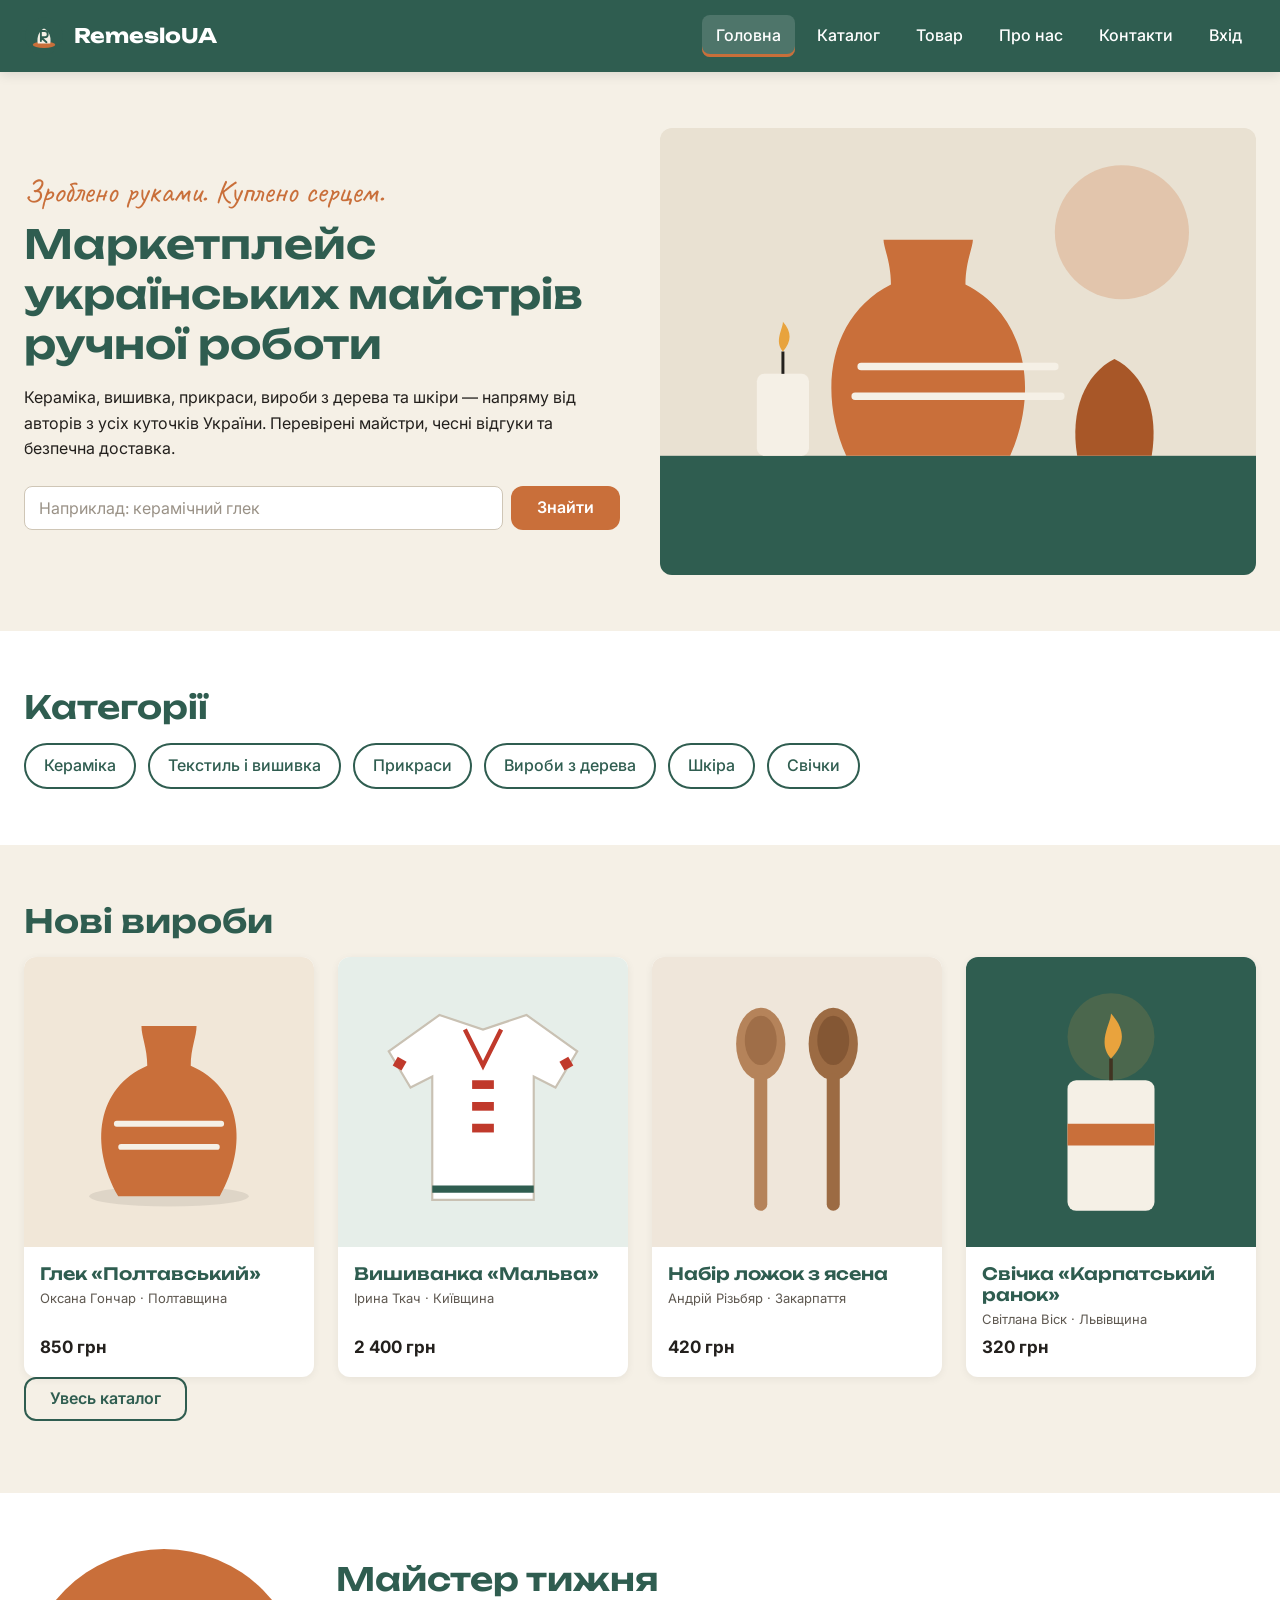
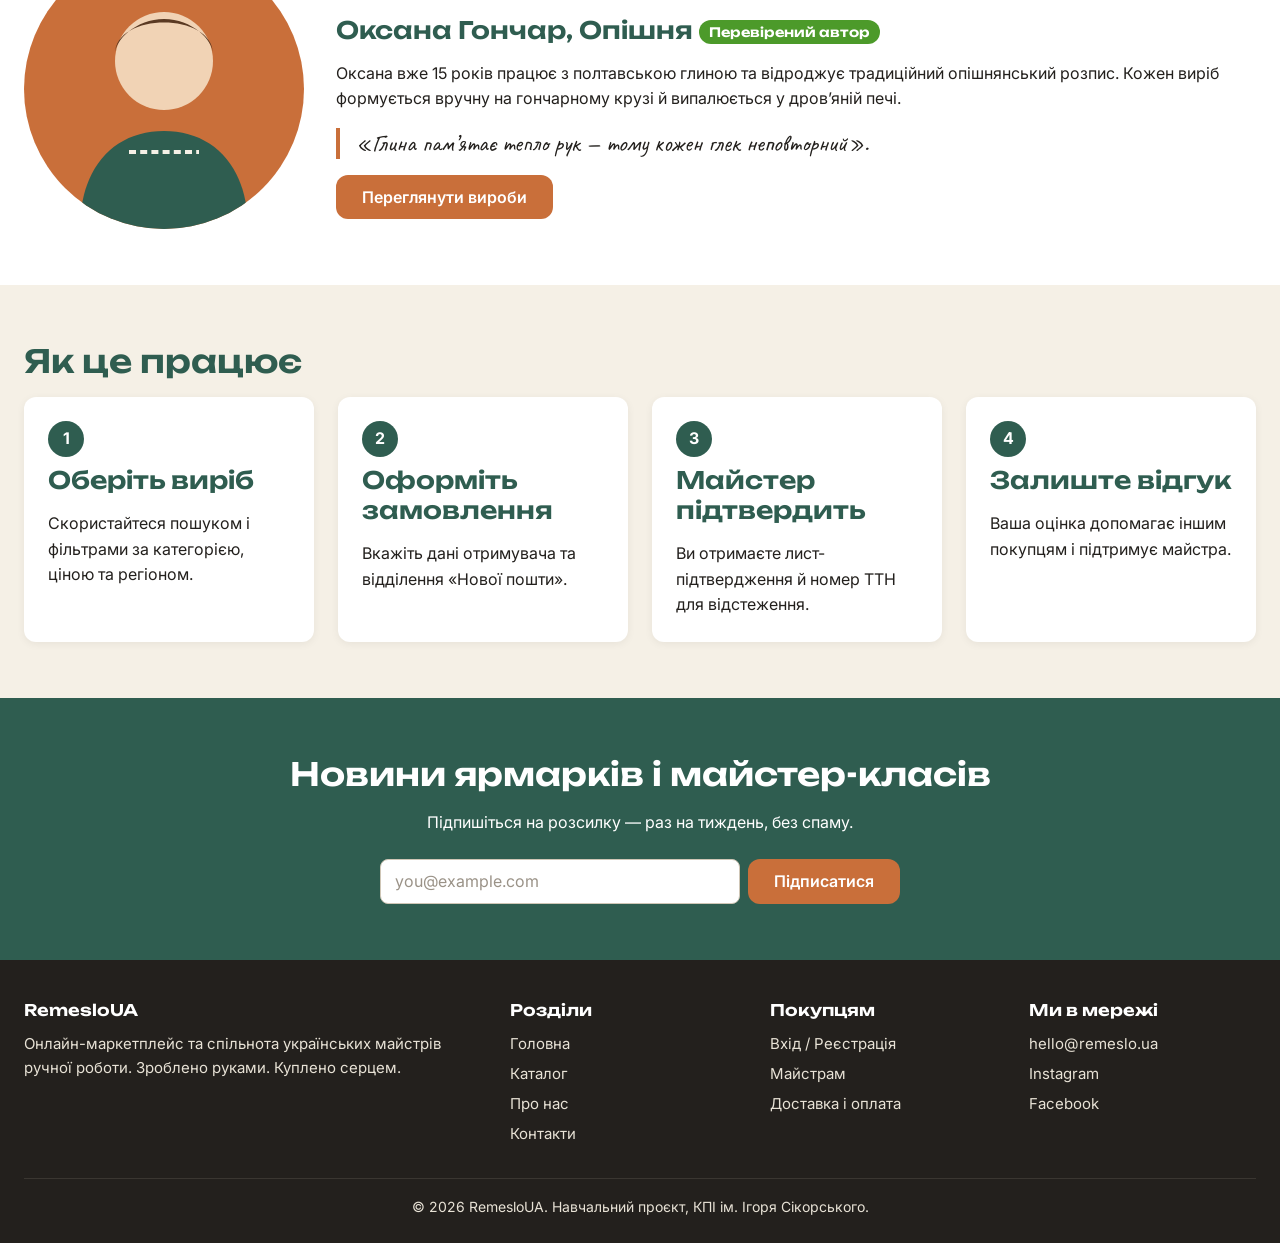
<file: index.html>
<!DOCTYPE html>
<html lang="uk">
<head>
  <meta charset="UTF-8">
  <meta name="viewport" content="width=device-width, initial-scale=1">
  <title>RemesloUA — маркетплейс українських майстрів ручної роботи</title>
  <meta name="description" content="Купуйте унікальні вироби ручної роботи напряму від українських майстрів: кераміка, вишивка, прикраси, дерево, шкіра.">
  <link rel="icon" href="images/favicon.svg" type="image/svg+xml">
  <link rel="preconnect" href="https://fonts.googleapis.com">
  <link rel="preconnect" href="https://fonts.gstatic.com" crossorigin>
  <link rel="stylesheet" href="https://fonts.googleapis.com/css2?family=Caveat:wght@500&amp;family=Inter:wght@400;500;600;700&amp;family=Unbounded:wght@600;700&amp;display=swap">
  <link rel="stylesheet" href="css/style.css">
  <script src="js/main.js" defer></script>
</head>
<body>
  <a class="skip-link" href="#content">Перейти до основного вмісту</a>

  <header class="site-header">
    <div class="container">
      <a class="logo" href="index.html">
        <img src="images/logo.svg" alt="Логотип RemesloUA" width="40" height="40">
        RemesloUA
      </a>
      <button class="nav-toggle" type="button" aria-expanded="false" aria-controls="main-nav">
        <span class="burger-line" aria-hidden="true"></span>
        <span class="burger-line" aria-hidden="true"></span>
        <span class="burger-line" aria-hidden="true"></span>
        <span class="visually-hidden">Відкрити меню</span>
      </button>
      <nav class="main-nav" id="main-nav" aria-label="Головне меню">
        <ul>
          <li><a href="index.html" aria-current="page">Головна</a></li>
          <li><a href="catalog.html">Каталог</a></li>
          <li><a href="product.html">Товар</a></li>
          <li><a href="about.html">Про нас</a></li>
          <li><a href="contacts.html">Контакти</a></li>
          <li><a href="login.html">Вхід</a></li>
        </ul>
      </nav>
    </div>
  </header>

  <main id="content">
    <section class="section hero" aria-labelledby="hero-title">
      <div class="container">
        <div>
          <p class="slogan">Зроблено руками. Куплено серцем.</p>
          <h1 id="hero-title">Маркетплейс українських майстрів ручної роботи</h1>
          <p>Кераміка, вишивка, прикраси, вироби з дерева та шкіри — напряму від авторів з усіх куточків України. Перевірені майстри, чесні відгуки та безпечна доставка.</p>
          <form class="search-form" action="catalog.html" method="get" role="search">
            <label class="visually-hidden" for="hero-search">Пошук виробів</label>
            <input type="search" id="hero-search" name="q" placeholder="Наприклад: керамічний глек">
            <button class="btn" type="submit">Знайти</button>
          </form>
        </div>
        <img class="hero-image" src="images/hero.svg" alt="Ілюстрація: керамічна ваза, глечик і свічка ручної роботи" width="800" height="600">
      </div>
    </section>

    <section class="section section-light" aria-labelledby="categories-title">
      <div class="container">
        <h2 id="categories-title">Категорії</h2>
        <ul class="categories">
          <li><a href="catalog.html#ceramics">Кераміка</a></li>
          <li><a href="catalog.html#textile">Текстиль і вишивка</a></li>
          <li><a href="catalog.html#jewelry">Прикраси</a></li>
          <li><a href="catalog.html#wood">Вироби з дерева</a></li>
          <li><a href="catalog.html#leather">Шкіра</a></li>
          <li><a href="catalog.html#candles">Свічки</a></li>
        </ul>
      </div>
    </section>

    <section class="section" aria-labelledby="new-title">
      <div class="container">
        <h2 id="new-title">Нові вироби</h2>
        <ul class="grid">
          <li class="card">
            <img src="images/vase.svg" alt="Теракотовий керамічний глек з білими смугами" width="400" height="400" loading="lazy">
            <div class="card-body">
              <h3><a href="product.html">Глек «Полтавський»</a></h3>
              <p class="card-meta">Оксана Гончар · Полтавщина</p>
              <p class="price">850 грн</p>
            </div>
          </li>
          <li class="card">
            <img src="images/shirt.svg" alt="Біла лляна сорочка з червоною вишивкою" width="400" height="400" loading="lazy">
            <div class="card-body">
              <h3><a href="product.html">Вишиванка «Мальва»</a></h3>
              <p class="card-meta">Ірина Ткач · Київщина</p>
              <p class="price">2 400 грн</p>
            </div>
          </li>
          <li class="card">
            <img src="images/spoons.svg" alt="Дві дерев’яні ложки ручного різьблення" width="400" height="400" loading="lazy">
            <div class="card-body">
              <h3><a href="product.html">Набір ложок з ясена</a></h3>
              <p class="card-meta">Андрій Різьбяр · Закарпаття</p>
              <p class="price">420 грн</p>
            </div>
          </li>
          <li class="card">
            <img src="images/candle.svg" alt="Соєва свічка з теракотовою смугою та запаленим ґнотом" width="400" height="400" loading="lazy">
            <div class="card-body">
              <h3><a href="product.html">Свічка «Карпатський ранок»</a></h3>
              <p class="card-meta">Світлана Віск · Львівщина</p>
              <p class="price">320 грн</p>
            </div>
          </li>
        </ul>
        <p><a class="btn btn-outline" href="catalog.html">Увесь каталог</a></p>
      </div>
    </section>

    <section class="section section-light" aria-labelledby="master-title">
      <div class="container master-week">
        <img src="images/master.svg" alt="Портрет майстрині Оксани Гончар" width="400" height="400" loading="lazy">
        <div>
          <h2 id="master-title">Майстер тижня</h2>
          <h3>Оксана Гончар, Опішня <span class="badge badge-verified">Перевірений автор</span></h3>
          <p>Оксана вже 15 років працює з полтавською глиною та відроджує традиційний опішнянський розпис. Кожен виріб формується вручну на гончарному крузі й випалюється у дров’яній печі.</p>
          <blockquote>«Глина пам’ятає тепло рук — тому кожен глек неповторний».</blockquote>
          <a class="btn" href="product.html">Переглянути вироби</a>
        </div>
      </div>
    </section>

    <section class="section" aria-labelledby="how-title">
      <div class="container">
        <h2 id="how-title">Як це працює</h2>
        <ol class="steps">
          <li><h3>Оберіть виріб</h3><p>Скористайтеся пошуком і фільтрами за категорією, ціною та регіоном.</p></li>
          <li><h3>Оформіть замовлення</h3><p>Вкажіть дані отримувача та відділення «Нової пошти».</p></li>
          <li><h3>Майстер підтвердить</h3><p>Ви отримаєте лист-підтвердження й номер ТТН для відстеження.</p></li>
          <li><h3>Залиште відгук</h3><p>Ваша оцінка допомагає іншим покупцям і підтримує майстра.</p></li>
        </ol>
      </div>
    </section>

    <section class="section newsletter" aria-labelledby="newsletter-title">
      <div class="container">
        <h2 id="newsletter-title">Новини ярмарків і майстер-класів</h2>
        <p>Підпишіться на розсилку — раз на тиждень, без спаму.</p>
        <form class="newsletter-form" action="#" method="post" data-validate data-success="Дякуємо за підписку!" novalidate>
          <label class="visually-hidden" for="newsletter-email">Ваш email</label>
          <input type="email" id="newsletter-email" name="email" placeholder="you@example.com" required>
          <button class="btn" type="submit">Підписатися</button>
        </form>
        <p class="form-error" id="newsletter-email-error" aria-live="polite"></p>
        <p class="form-status" aria-live="polite"></p>
      </div>
    </section>
  </main>

  <footer class="site-footer">
    <div class="container">
      <div class="footer-grid">
        <section>
          <h2>RemesloUA</h2>
          <p>Онлайн-маркетплейс та спільнота українських майстрів ручної роботи. Зроблено руками. Куплено серцем.</p>
        </section>
        <nav aria-label="Розділи сайту">
          <h2>Розділи</h2>
          <ul>
            <li><a href="index.html">Головна</a></li>
            <li><a href="catalog.html">Каталог</a></li>
            <li><a href="about.html">Про нас</a></li>
            <li><a href="contacts.html">Контакти</a></li>
          </ul>
        </nav>
        <section>
          <h2>Покупцям</h2>
          <ul>
            <li><a href="login.html">Вхід / Реєстрація</a></li>
            <li><a href="about.html#sellers">Майстрам</a></li>
            <li><a href="contacts.html#faq">Доставка і оплата</a></li>
          </ul>
        </section>
        <section>
          <h2>Ми в мережі</h2>
          <ul>
            <li><a href="mailto:hello@remeslo.ua">hello@remeslo.ua</a></li>
            <li><a href="https://www.instagram.com/" rel="noopener">Instagram</a></li>
            <li><a href="https://www.facebook.com/" rel="noopener">Facebook</a></li>
          </ul>
        </section>
      </div>
      <p class="copyright"><small>&copy; 2026 RemesloUA. Навчальний проєкт, КПІ ім. Ігоря Сікорського.</small></p>
    </div>
  </footer>
</body>
</html>
</file>
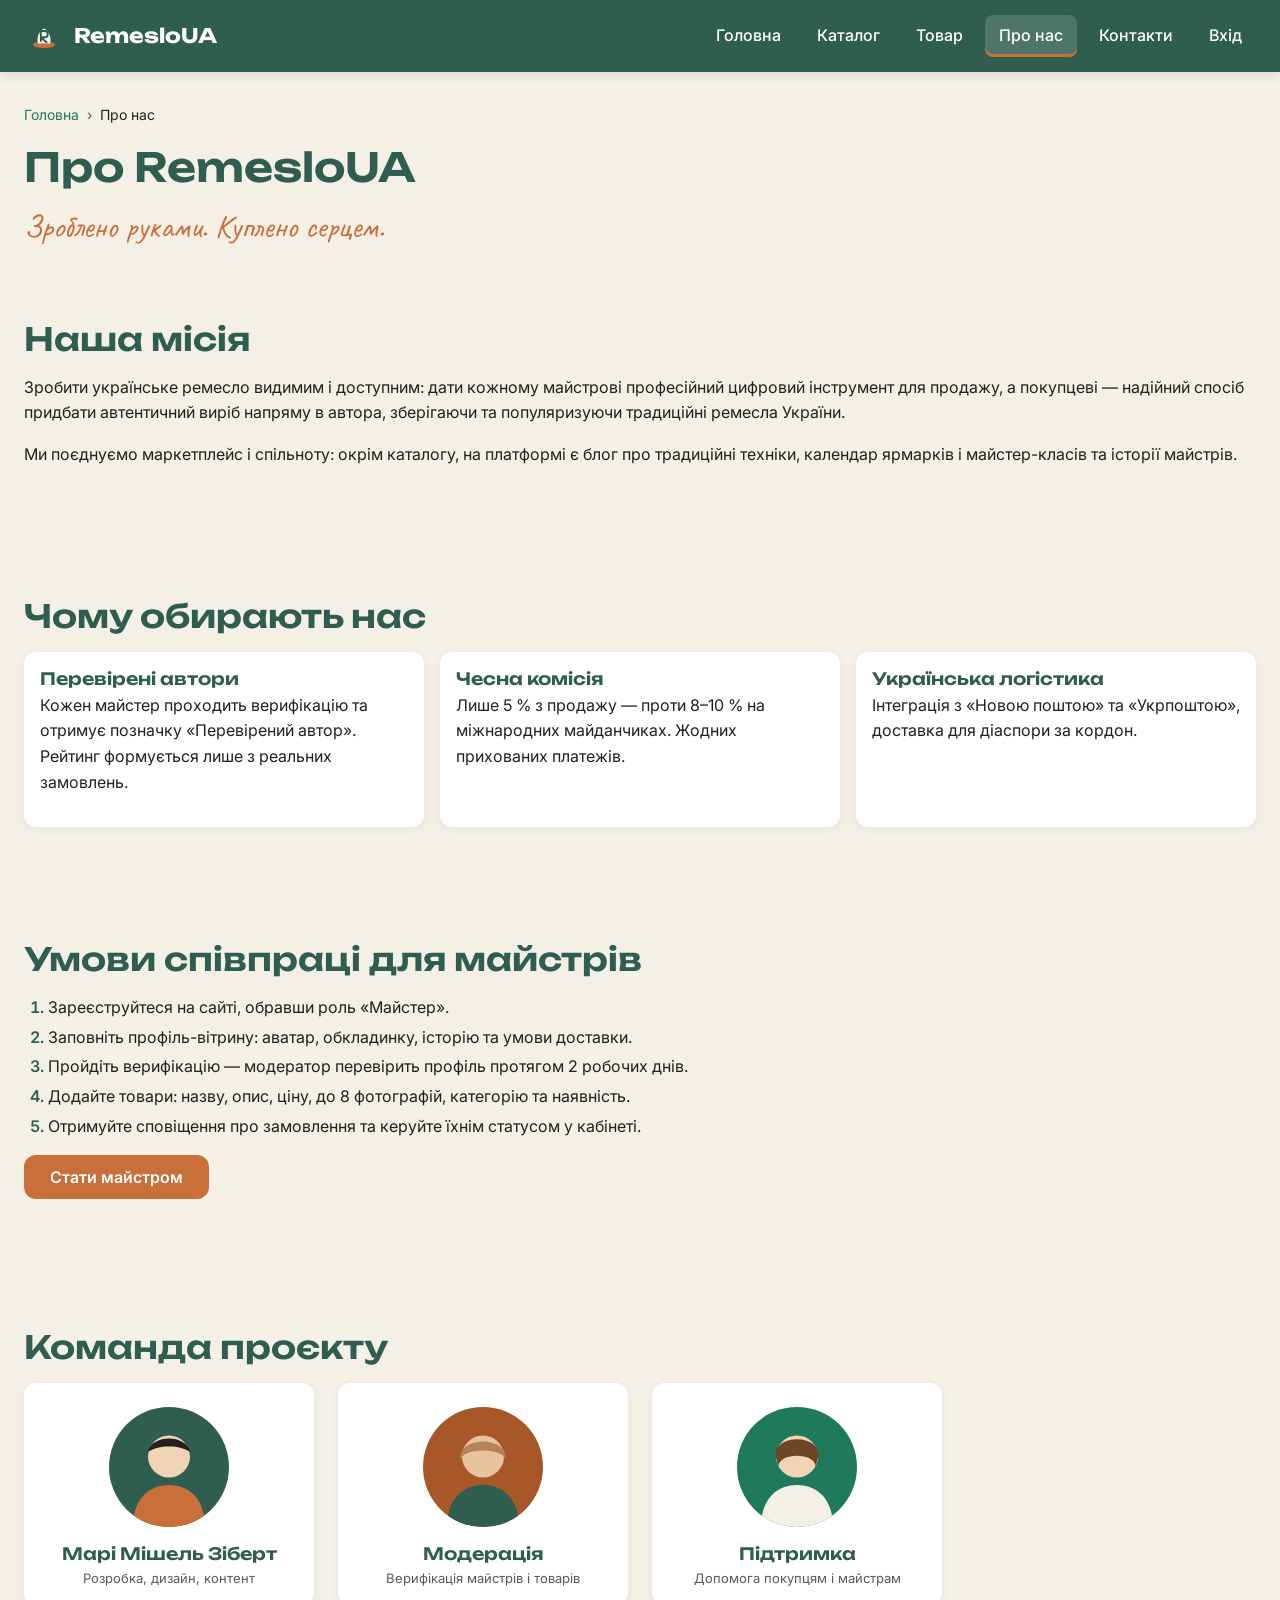
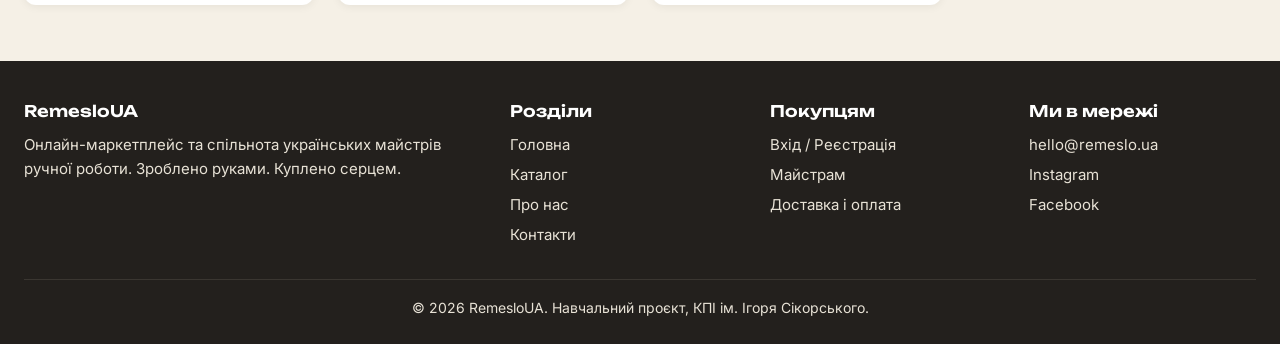
<file: about.html>
<!DOCTYPE html>
<html lang="uk">
<head>
  <meta charset="UTF-8">
  <meta name="viewport" content="width=device-width, initial-scale=1">
  <title>Про нас — RemesloUA</title>
  <meta name="description" content="Місія RemesloUA, переваги платформи та умови співпраці для майстрів ручної роботи.">
  <link rel="icon" href="images/favicon.svg" type="image/svg+xml">
  <link rel="preconnect" href="https://fonts.googleapis.com">
  <link rel="preconnect" href="https://fonts.gstatic.com" crossorigin>
  <link rel="stylesheet" href="https://fonts.googleapis.com/css2?family=Caveat:wght@500&amp;family=Inter:wght@400;500;600;700&amp;family=Unbounded:wght@600;700&amp;display=swap">
  <link rel="stylesheet" href="css/style.css">
  <script src="js/main.js" defer></script>
</head>
<body>
  <a class="skip-link" href="#content">Перейти до основного вмісту</a>

  <header class="site-header">
    <div class="container">
      <a class="logo" href="index.html">
        <img src="images/logo.svg" alt="Логотип RemesloUA" width="40" height="40">
        RemesloUA
      </a>
      <button class="nav-toggle" type="button" aria-expanded="false" aria-controls="main-nav">
        <span class="burger-line" aria-hidden="true"></span>
        <span class="burger-line" aria-hidden="true"></span>
        <span class="burger-line" aria-hidden="true"></span>
        <span class="visually-hidden">Відкрити меню</span>
      </button>
      <nav class="main-nav" id="main-nav" aria-label="Головне меню">
        <ul>
          <li><a href="index.html">Головна</a></li>
          <li><a href="catalog.html">Каталог</a></li>
          <li><a href="product.html">Товар</a></li>
          <li><a href="about.html" aria-current="page">Про нас</a></li>
          <li><a href="contacts.html">Контакти</a></li>
          <li><a href="login.html">Вхід</a></li>
        </ul>
      </nav>
    </div>
  </header>

  <main id="content">
    <div class="container">
      <section class="page-title">
        <nav class="breadcrumbs" aria-label="Навігаційний ланцюжок">
          <ol>
            <li><a href="index.html">Головна</a></li>
            <li aria-current="page">Про нас</li>
          </ol>
        </nav>
        <h1>Про RemesloUA</h1>
        <p class="slogan">Зроблено руками. Куплено серцем.</p>
      </section>

      <section class="section" aria-labelledby="mission-title">
        <h2 id="mission-title">Наша місія</h2>
        <p>Зробити українське ремесло видимим і доступним: дати кожному майстрові професійний цифровий інструмент для продажу, а покупцеві — надійний спосіб придбати автентичний виріб напряму в автора, зберігаючи та популяризуючи традиційні ремесла України.</p>
        <p>Ми поєднуємо маркетплейс і спільноту: окрім каталогу, на платформі є блог про традиційні техніки, календар ярмарків і майстер-класів та історії майстрів.</p>
      </section>

      <section class="section" aria-labelledby="values-title">
        <h2 id="values-title">Чому обирають нас</h2>
        <div class="values">
          <article class="card">
            <div class="card-body">
              <h3>Перевірені автори</h3>
              <p>Кожен майстер проходить верифікацію та отримує позначку «Перевірений автор». Рейтинг формується лише з реальних замовлень.</p>
            </div>
          </article>
          <article class="card">
            <div class="card-body">
              <h3>Чесна комісія</h3>
              <p>Лише 5 % з продажу — проти 8–10 % на міжнародних майданчиках. Жодних прихованих платежів.</p>
            </div>
          </article>
          <article class="card">
            <div class="card-body">
              <h3>Українська логістика</h3>
              <p>Інтеграція з «Новою поштою» та «Укрпоштою», доставка для діаспори за кордон.</p>
            </div>
          </article>
        </div>
      </section>

      <section class="section" id="sellers" aria-labelledby="sellers-title">
        <h2 id="sellers-title">Умови співпраці для майстрів</h2>
        <ol>
          <li>Зареєструйтеся на сайті, обравши роль «Майстер».</li>
          <li>Заповніть профіль-вітрину: аватар, обкладинку, історію та умови доставки.</li>
          <li>Пройдіть верифікацію — модератор перевірить профіль протягом 2 робочих днів.</li>
          <li>Додайте товари: назву, опис, ціну, до 8 фотографій, категорію та наявність.</li>
          <li>Отримуйте сповіщення про замовлення та керуйте їхнім статусом у кабінеті.</li>
        </ol>
        <p><a class="btn" href="login.html">Стати майстром</a></p>
      </section>

      <section class="section" aria-labelledby="team-title">
        <h2 id="team-title">Команда проєкту</h2>
        <ul class="grid team">
          <li class="card">
            <img src="images/avatar-1.svg" alt="Фото: керівниця проєкту" width="160" height="160" loading="lazy">
            <div class="card-body">
              <h3>Марі Мішель Зіберт</h3>
              <p class="card-meta">Розробка, дизайн, контент</p>
            </div>
          </li>
          <li class="card">
            <img src="images/avatar-2.svg" alt="Фото: модераторка спільноти майстрів" width="160" height="160" loading="lazy">
            <div class="card-body">
              <h3>Модерація</h3>
              <p class="card-meta">Верифікація майстрів і товарів</p>
            </div>
          </li>
          <li class="card">
            <img src="images/avatar-3.svg" alt="Фото: менеджер підтримки покупців" width="160" height="160" loading="lazy">
            <div class="card-body">
              <h3>Підтримка</h3>
              <p class="card-meta">Допомога покупцям і майстрам</p>
            </div>
          </li>
        </ul>
      </section>
    </div>
  </main>

  <footer class="site-footer">
    <div class="container">
      <div class="footer-grid">
        <section>
          <h2>RemesloUA</h2>
          <p>Онлайн-маркетплейс та спільнота українських майстрів ручної роботи. Зроблено руками. Куплено серцем.</p>
        </section>
        <nav aria-label="Розділи сайту">
          <h2>Розділи</h2>
          <ul>
            <li><a href="index.html">Головна</a></li>
            <li><a href="catalog.html">Каталог</a></li>
            <li><a href="about.html">Про нас</a></li>
            <li><a href="contacts.html">Контакти</a></li>
          </ul>
        </nav>
        <section>
          <h2>Покупцям</h2>
          <ul>
            <li><a href="login.html">Вхід / Реєстрація</a></li>
            <li><a href="about.html#sellers">Майстрам</a></li>
            <li><a href="contacts.html#faq">Доставка і оплата</a></li>
          </ul>
        </section>
        <section>
          <h2>Ми в мережі</h2>
          <ul>
            <li><a href="mailto:hello@remeslo.ua">hello@remeslo.ua</a></li>
            <li><a href="https://www.instagram.com/" rel="noopener">Instagram</a></li>
            <li><a href="https://www.facebook.com/" rel="noopener">Facebook</a></li>
          </ul>
        </section>
      </div>
      <p class="copyright"><small>&copy; 2026 RemesloUA. Навчальний проєкт, КПІ ім. Ігоря Сікорського.</small></p>
    </div>
  </footer>
</body>
</html>
</file>
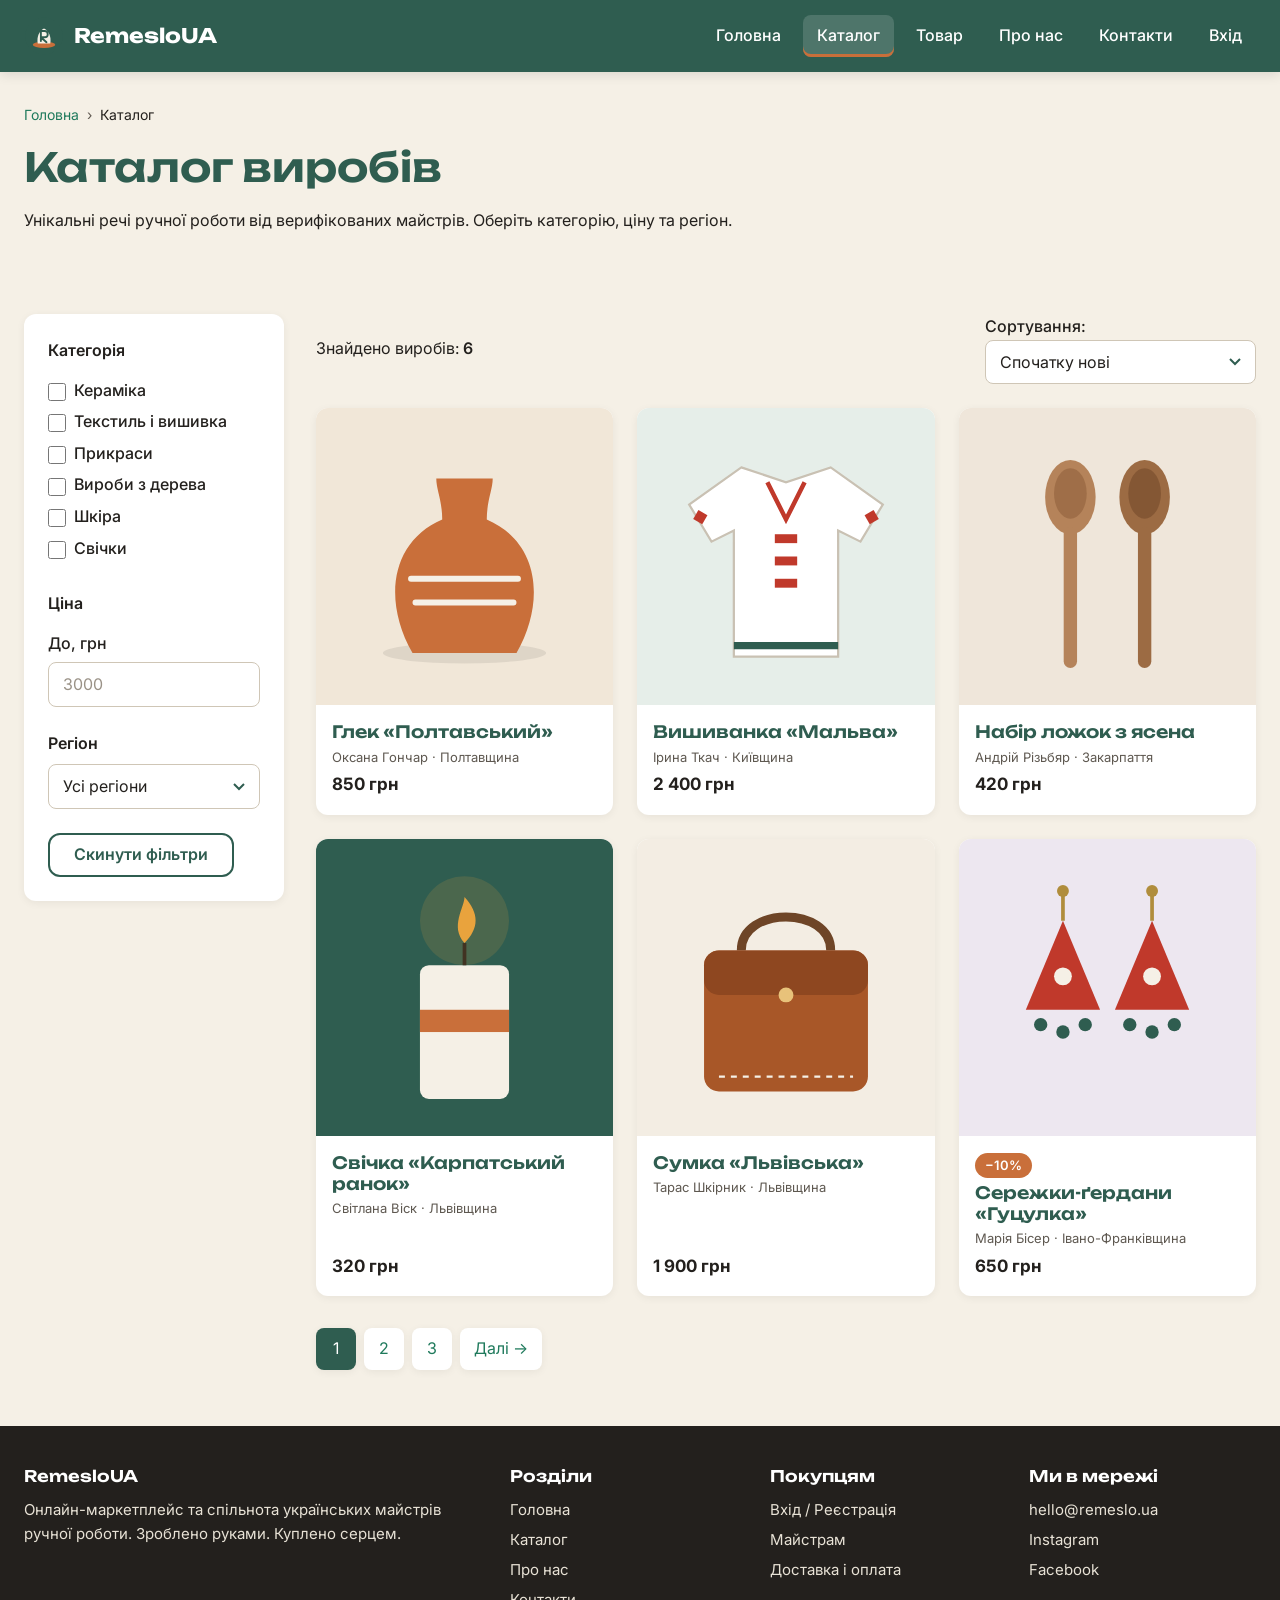
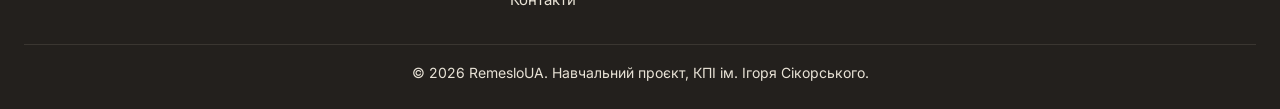
<file: catalog.html>
<!DOCTYPE html>
<html lang="uk">
<head>
  <meta charset="UTF-8">
  <meta name="viewport" content="width=device-width, initial-scale=1">
  <title>Каталог виробів ручної роботи — RemesloUA</title>
  <meta name="description" content="Каталог виробів українських майстрів з фільтрами за категорією, ціною та регіоном.">
  <link rel="icon" href="images/favicon.svg" type="image/svg+xml">
  <link rel="preconnect" href="https://fonts.googleapis.com">
  <link rel="preconnect" href="https://fonts.gstatic.com" crossorigin>
  <link rel="stylesheet" href="https://fonts.googleapis.com/css2?family=Caveat:wght@500&amp;family=Inter:wght@400;500;600;700&amp;family=Unbounded:wght@600;700&amp;display=swap">
  <link rel="stylesheet" href="css/style.css">
  <script src="js/main.js" defer></script>
</head>
<body>
  <a class="skip-link" href="#content">Перейти до основного вмісту</a>

  <header class="site-header">
    <div class="container">
      <a class="logo" href="index.html">
        <img src="images/logo.svg" alt="Логотип RemesloUA" width="40" height="40">
        RemesloUA
      </a>
      <button class="nav-toggle" type="button" aria-expanded="false" aria-controls="main-nav">
        <span class="burger-line" aria-hidden="true"></span>
        <span class="burger-line" aria-hidden="true"></span>
        <span class="burger-line" aria-hidden="true"></span>
        <span class="visually-hidden">Відкрити меню</span>
      </button>
      <nav class="main-nav" id="main-nav" aria-label="Головне меню">
        <ul>
          <li><a href="index.html">Головна</a></li>
          <li><a href="catalog.html" aria-current="page">Каталог</a></li>
          <li><a href="product.html">Товар</a></li>
          <li><a href="about.html">Про нас</a></li>
          <li><a href="contacts.html">Контакти</a></li>
          <li><a href="login.html">Вхід</a></li>
        </ul>
      </nav>
    </div>
  </header>

  <main id="content">
    <div class="container">
      <section class="page-title">
        <nav class="breadcrumbs" aria-label="Навігаційний ланцюжок">
          <ol>
            <li><a href="index.html">Головна</a></li>
            <li aria-current="page">Каталог</li>
          </ol>
        </nav>
        <h1>Каталог виробів</h1>
        <p>Унікальні речі ручної роботи від верифікованих майстрів. Оберіть категорію, ціну та регіон.</p>
      </section>

      <div class="catalog-layout section">
        <aside class="filters" aria-labelledby="filters-title">
          <h2 id="filters-title" class="visually-hidden">Фільтри</h2>
          <form id="filters" action="#" method="get">
            <fieldset>
              <legend>Категорія</legend>
              <label id="ceramics"><input type="checkbox" name="category" value="ceramics"> Кераміка</label>
              <label id="textile"><input type="checkbox" name="category" value="textile"> Текстиль і вишивка</label>
              <label id="jewelry"><input type="checkbox" name="category" value="jewelry"> Прикраси</label>
              <label id="wood"><input type="checkbox" name="category" value="wood"> Вироби з дерева</label>
              <label id="leather"><input type="checkbox" name="category" value="leather"> Шкіра</label>
              <label id="candles"><input type="checkbox" name="category" value="candles"> Свічки</label>
            </fieldset>
            <fieldset>
              <legend>Ціна</legend>
              <label for="max-price">До, грн</label>
              <input type="number" id="max-price" name="max-price" min="0" step="50" placeholder="3000">
            </fieldset>
            <fieldset>
              <legend>Регіон</legend>
              <label for="region" class="visually-hidden">Регіон майстра</label>
              <select id="region" name="region">
                <option value="">Усі регіони</option>
                <option value="poltava">Полтавщина</option>
                <option value="kyiv">Київщина</option>
                <option value="zakarpattia">Закарпаття</option>
                <option value="lviv">Львівщина</option>
                <option value="ivano-frankivsk">Івано-Франківщина</option>
              </select>
            </fieldset>
            <button class="btn btn-outline" type="reset">Скинути фільтри</button>
          </form>
        </aside>

        <section aria-labelledby="results-title">
          <div class="catalog-toolbar">
            <h2 id="results-title" class="visually-hidden">Результати</h2>
            <p>Знайдено виробів: <strong id="product-count">6</strong></p>
            <div>
              <label for="sort">Сортування:</label>
              <select id="sort" name="sort">
                <option value="new">Спочатку нові</option>
                <option value="price-asc">Від дешевших</option>
                <option value="price-desc">Від дорожчих</option>
              </select>
            </div>
          </div>

          <ul class="grid" id="product-list">
            <li class="card" data-category="ceramics" data-price="850" data-region="poltava" data-order="1">
              <img src="images/vase.svg" alt="Теракотовий керамічний глек з білими смугами" width="400" height="400" loading="lazy">
              <div class="card-body">
                <h3><a href="product.html">Глек «Полтавський»</a></h3>
                <p class="card-meta">Оксана Гончар · Полтавщина</p>
                <p class="price">850 грн</p>
              </div>
            </li>
            <li class="card" data-category="textile" data-price="2400" data-region="kyiv" data-order="2">
              <img src="images/shirt.svg" alt="Біла лляна сорочка з червоною вишивкою" width="400" height="400" loading="lazy">
              <div class="card-body">
                <h3><a href="product.html">Вишиванка «Мальва»</a></h3>
                <p class="card-meta">Ірина Ткач · Київщина</p>
                <p class="price">2 400 грн</p>
              </div>
            </li>
            <li class="card" data-category="wood" data-price="420" data-region="zakarpattia" data-order="3">
              <img src="images/spoons.svg" alt="Дві дерев’яні ложки ручного різьблення" width="400" height="400" loading="lazy">
              <div class="card-body">
                <h3><a href="product.html">Набір ложок з ясена</a></h3>
                <p class="card-meta">Андрій Різьбяр · Закарпаття</p>
                <p class="price">420 грн</p>
              </div>
            </li>
            <li class="card" data-category="candles" data-price="320" data-region="lviv" data-order="4">
              <img src="images/candle.svg" alt="Соєва свічка з теракотовою смугою та запаленим ґнотом" width="400" height="400" loading="lazy">
              <div class="card-body">
                <h3><a href="product.html">Свічка «Карпатський ранок»</a></h3>
                <p class="card-meta">Світлана Віск · Львівщина</p>
                <p class="price">320 грн</p>
              </div>
            </li>
            <li class="card" data-category="leather" data-price="1900" data-region="lviv" data-order="5">
              <img src="images/bag.svg" alt="Коричнева шкіряна сумка з клапаном і латунною застібкою" width="400" height="400" loading="lazy">
              <div class="card-body">
                <h3><a href="product.html">Сумка «Львівська»</a></h3>
                <p class="card-meta">Тарас Шкірник · Львівщина</p>
                <p class="price">1 900 грн</p>
              </div>
            </li>
            <li class="card" data-category="jewelry" data-price="650" data-region="ivano-frankivsk" data-order="6">
              <img src="images/earrings.svg" alt="Червоні трикутні сережки з бісером у гуцульському стилі" width="400" height="400" loading="lazy">
              <div class="card-body">
                <span><span class="badge">−10%</span></span>
                <h3><a href="product.html">Сережки-ґердани «Гуцулка»</a></h3>
                <p class="card-meta">Марія Бісер · Івано-Франківщина</p>
                <p class="price">650 грн</p>
              </div>
            </li>
          </ul>

          <nav class="pagination" aria-label="Сторінки каталогу">
            <ul>
              <li><a href="catalog.html" aria-current="page">1</a></li>
              <li><a href="catalog.html">2</a></li>
              <li><a href="catalog.html">3</a></li>
              <li><a href="catalog.html">Далі →</a></li>
            </ul>
          </nav>
        </section>
      </div>
    </div>
  </main>

  <footer class="site-footer">
    <div class="container">
      <div class="footer-grid">
        <section>
          <h2>RemesloUA</h2>
          <p>Онлайн-маркетплейс та спільнота українських майстрів ручної роботи. Зроблено руками. Куплено серцем.</p>
        </section>
        <nav aria-label="Розділи сайту">
          <h2>Розділи</h2>
          <ul>
            <li><a href="index.html">Головна</a></li>
            <li><a href="catalog.html">Каталог</a></li>
            <li><a href="about.html">Про нас</a></li>
            <li><a href="contacts.html">Контакти</a></li>
          </ul>
        </nav>
        <section>
          <h2>Покупцям</h2>
          <ul>
            <li><a href="login.html">Вхід / Реєстрація</a></li>
            <li><a href="about.html#sellers">Майстрам</a></li>
            <li><a href="contacts.html#faq">Доставка і оплата</a></li>
          </ul>
        </section>
        <section>
          <h2>Ми в мережі</h2>
          <ul>
            <li><a href="mailto:hello@remeslo.ua">hello@remeslo.ua</a></li>
            <li><a href="https://www.instagram.com/" rel="noopener">Instagram</a></li>
            <li><a href="https://www.facebook.com/" rel="noopener">Facebook</a></li>
          </ul>
        </section>
      </div>
      <p class="copyright"><small>&copy; 2026 RemesloUA. Навчальний проєкт, КПІ ім. Ігоря Сікорського.</small></p>
    </div>
  </footer>
</body>
</html>
</file>
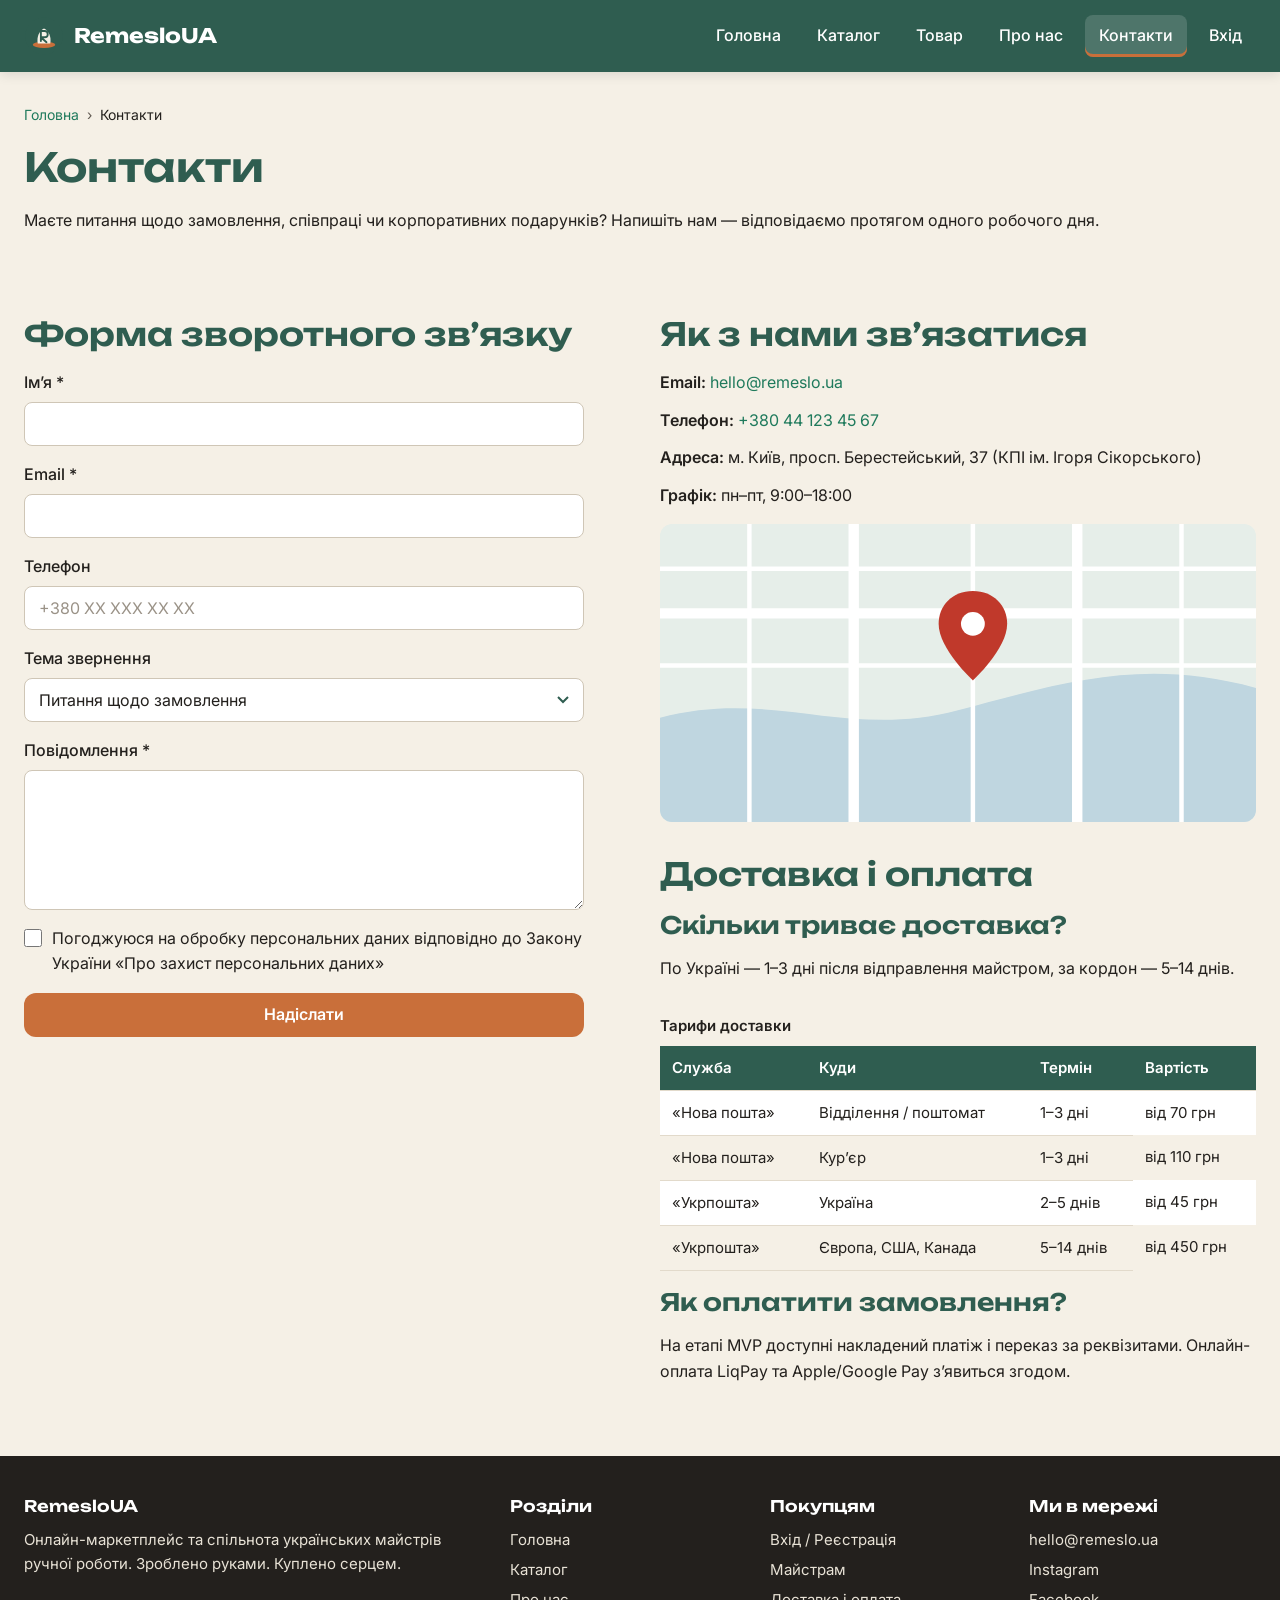
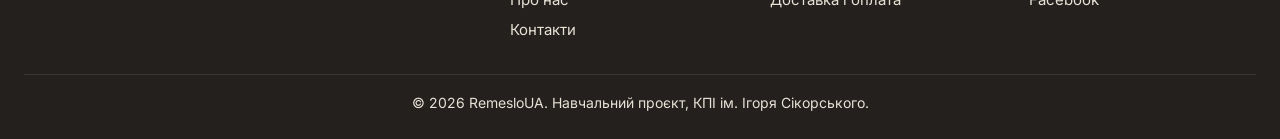
<file: contacts.html>
<!DOCTYPE html>
<html lang="uk">
<head>
  <meta charset="UTF-8">
  <meta name="viewport" content="width=device-width, initial-scale=1">
  <title>Контакти — RemesloUA</title>
  <meta name="description" content="Форма зворотного зв’язку, email, телефон і адреса RemesloUA.">
  <link rel="icon" href="images/favicon.svg" type="image/svg+xml">
  <link rel="preconnect" href="https://fonts.googleapis.com">
  <link rel="preconnect" href="https://fonts.gstatic.com" crossorigin>
  <link rel="stylesheet" href="https://fonts.googleapis.com/css2?family=Caveat:wght@500&amp;family=Inter:wght@400;500;600;700&amp;family=Unbounded:wght@600;700&amp;display=swap">
  <link rel="stylesheet" href="css/style.css">
  <script src="js/main.js" defer></script>
</head>
<body>
  <a class="skip-link" href="#content">Перейти до основного вмісту</a>

  <header class="site-header">
    <div class="container">
      <a class="logo" href="index.html">
        <img src="images/logo.svg" alt="Логотип RemesloUA" width="40" height="40">
        RemesloUA
      </a>
      <button class="nav-toggle" type="button" aria-expanded="false" aria-controls="main-nav">
        <span class="burger-line" aria-hidden="true"></span>
        <span class="burger-line" aria-hidden="true"></span>
        <span class="burger-line" aria-hidden="true"></span>
        <span class="visually-hidden">Відкрити меню</span>
      </button>
      <nav class="main-nav" id="main-nav" aria-label="Головне меню">
        <ul>
          <li><a href="index.html">Головна</a></li>
          <li><a href="catalog.html">Каталог</a></li>
          <li><a href="product.html">Товар</a></li>
          <li><a href="about.html">Про нас</a></li>
          <li><a href="contacts.html" aria-current="page">Контакти</a></li>
          <li><a href="login.html">Вхід</a></li>
        </ul>
      </nav>
    </div>
  </header>

  <main id="content">
    <div class="container">
      <section class="page-title">
        <nav class="breadcrumbs" aria-label="Навігаційний ланцюжок">
          <ol>
            <li><a href="index.html">Головна</a></li>
            <li aria-current="page">Контакти</li>
          </ol>
        </nav>
        <h1>Контакти</h1>
        <p>Маєте питання щодо замовлення, співпраці чи корпоративних подарунків? Напишіть нам — відповідаємо протягом одного робочого дня.</p>
      </section>

      <div class="contacts-layout section">
        <section aria-labelledby="form-title">
          <h2 id="form-title">Форма зворотного зв’язку</h2>
          <form class="form" action="#" method="post" data-validate data-success="Дякуємо! Ваше повідомлення надіслано, ми відповімо найближчим часом." novalidate>
            <div class="form-row">
              <label for="name">Ім’я *</label>
              <input type="text" id="name" name="name" autocomplete="name" minlength="2" required>
              <p class="form-error" id="name-error" aria-live="polite"></p>
            </div>
            <div class="form-row">
              <label for="email">Email *</label>
              <input type="email" id="email" name="email" autocomplete="email" required>
              <p class="form-error" id="email-error" aria-live="polite"></p>
            </div>
            <div class="form-row">
              <label for="phone">Телефон</label>
              <input type="tel" id="phone" name="phone" autocomplete="tel" placeholder="+380 XX XXX XX XX" pattern="[+]?[0-9 ]{10,17}">
              <p class="form-error" id="phone-error" aria-live="polite"></p>
            </div>
            <div class="form-row">
              <label for="topic">Тема звернення</label>
              <select id="topic" name="topic">
                <option value="order">Питання щодо замовлення</option>
                <option value="seller">Співпраця для майстрів</option>
                <option value="corporate">Корпоративне замовлення</option>
                <option value="other">Інше</option>
              </select>
            </div>
            <div class="form-row">
              <label for="message">Повідомлення *</label>
              <textarea id="message" name="message" minlength="10" required></textarea>
              <p class="form-error" id="message-error" aria-live="polite"></p>
            </div>
            <label class="checkbox" for="consent">
              <input type="checkbox" id="consent" name="consent" required>
              Погоджуюся на обробку персональних даних відповідно до Закону України «Про захист персональних даних»
            </label>
            <p class="form-error" id="consent-error" aria-live="polite"></p>
            <button class="btn" type="submit">Надіслати</button>
            <p class="form-status" aria-live="polite"></p>
          </form>
        </section>

        <section aria-labelledby="info-title">
          <h2 id="info-title">Як з нами зв’язатися</h2>
          <address>
            <ul class="contact-list">
              <li><strong>Email:</strong> <a href="mailto:hello@remeslo.ua">hello@remeslo.ua</a></li>
              <li><strong>Телефон:</strong> <a href="tel:+380441234567">+380 44 123 45 67</a></li>
              <li><strong>Адреса:</strong> м. Київ, просп. Берестейський, 37 (КПІ ім. Ігоря Сікорського)</li>
              <li><strong>Графік:</strong> пн–пт, 9:00–18:00</li>
            </ul>
          </address>
          <img class="map" src="images/map.svg" alt="Схематична карта з позначкою розташування офісу RemesloUA у Києві" width="800" height="400" loading="lazy">

          <h2 id="faq">Доставка і оплата</h2>
          <h3>Скільки триває доставка?</h3>
          <p>По Україні — 1–3 дні після відправлення майстром, за кордон — 5–14 днів.</p>
          <div class="table-wrap">
            <table class="table-stack">
              <caption>Тарифи доставки</caption>
              <thead>
                <tr><th scope="col">Служба</th><th scope="col">Куди</th><th scope="col">Термін</th><th scope="col">Вартість</th></tr>
              </thead>
              <tbody>
                <tr><td data-label="Служба">«Нова пошта»</td><td data-label="Куди">Відділення / поштомат</td><td data-label="Термін">1–3 дні</td><td data-label="Вартість">від 70 грн</td></tr>
                <tr><td data-label="Служба">«Нова пошта»</td><td data-label="Куди">Кур’єр</td><td data-label="Термін">1–3 дні</td><td data-label="Вартість">від 110 грн</td></tr>
                <tr><td data-label="Служба">«Укрпошта»</td><td data-label="Куди">Україна</td><td data-label="Термін">2–5 днів</td><td data-label="Вартість">від 45 грн</td></tr>
                <tr><td data-label="Служба">«Укрпошта»</td><td data-label="Куди">Європа, США, Канада</td><td data-label="Термін">5–14 днів</td><td data-label="Вартість">від 450 грн</td></tr>
              </tbody>
            </table>
          </div>
          <h3>Як оплатити замовлення?</h3>
          <p>На етапі MVP доступні накладений платіж і переказ за реквізитами. Онлайн-оплата LiqPay та Apple/Google Pay з’явиться згодом.</p>
        </section>
      </div>
    </div>
  </main>

  <footer class="site-footer">
    <div class="container">
      <div class="footer-grid">
        <section>
          <h2>RemesloUA</h2>
          <p>Онлайн-маркетплейс та спільнота українських майстрів ручної роботи. Зроблено руками. Куплено серцем.</p>
        </section>
        <nav aria-label="Розділи сайту">
          <h2>Розділи</h2>
          <ul>
            <li><a href="index.html">Головна</a></li>
            <li><a href="catalog.html">Каталог</a></li>
            <li><a href="about.html">Про нас</a></li>
            <li><a href="contacts.html">Контакти</a></li>
          </ul>
        </nav>
        <section>
          <h2>Покупцям</h2>
          <ul>
            <li><a href="login.html">Вхід / Реєстрація</a></li>
            <li><a href="about.html#sellers">Майстрам</a></li>
            <li><a href="contacts.html#faq">Доставка і оплата</a></li>
          </ul>
        </section>
        <section>
          <h2>Ми в мережі</h2>
          <ul>
            <li><a href="mailto:hello@remeslo.ua">hello@remeslo.ua</a></li>
            <li><a href="https://www.instagram.com/" rel="noopener">Instagram</a></li>
            <li><a href="https://www.facebook.com/" rel="noopener">Facebook</a></li>
          </ul>
        </section>
      </div>
      <p class="copyright"><small>&copy; 2026 RemesloUA. Навчальний проєкт, КПІ ім. Ігоря Сікорського.</small></p>
    </div>
  </footer>
</body>
</html>
</file>
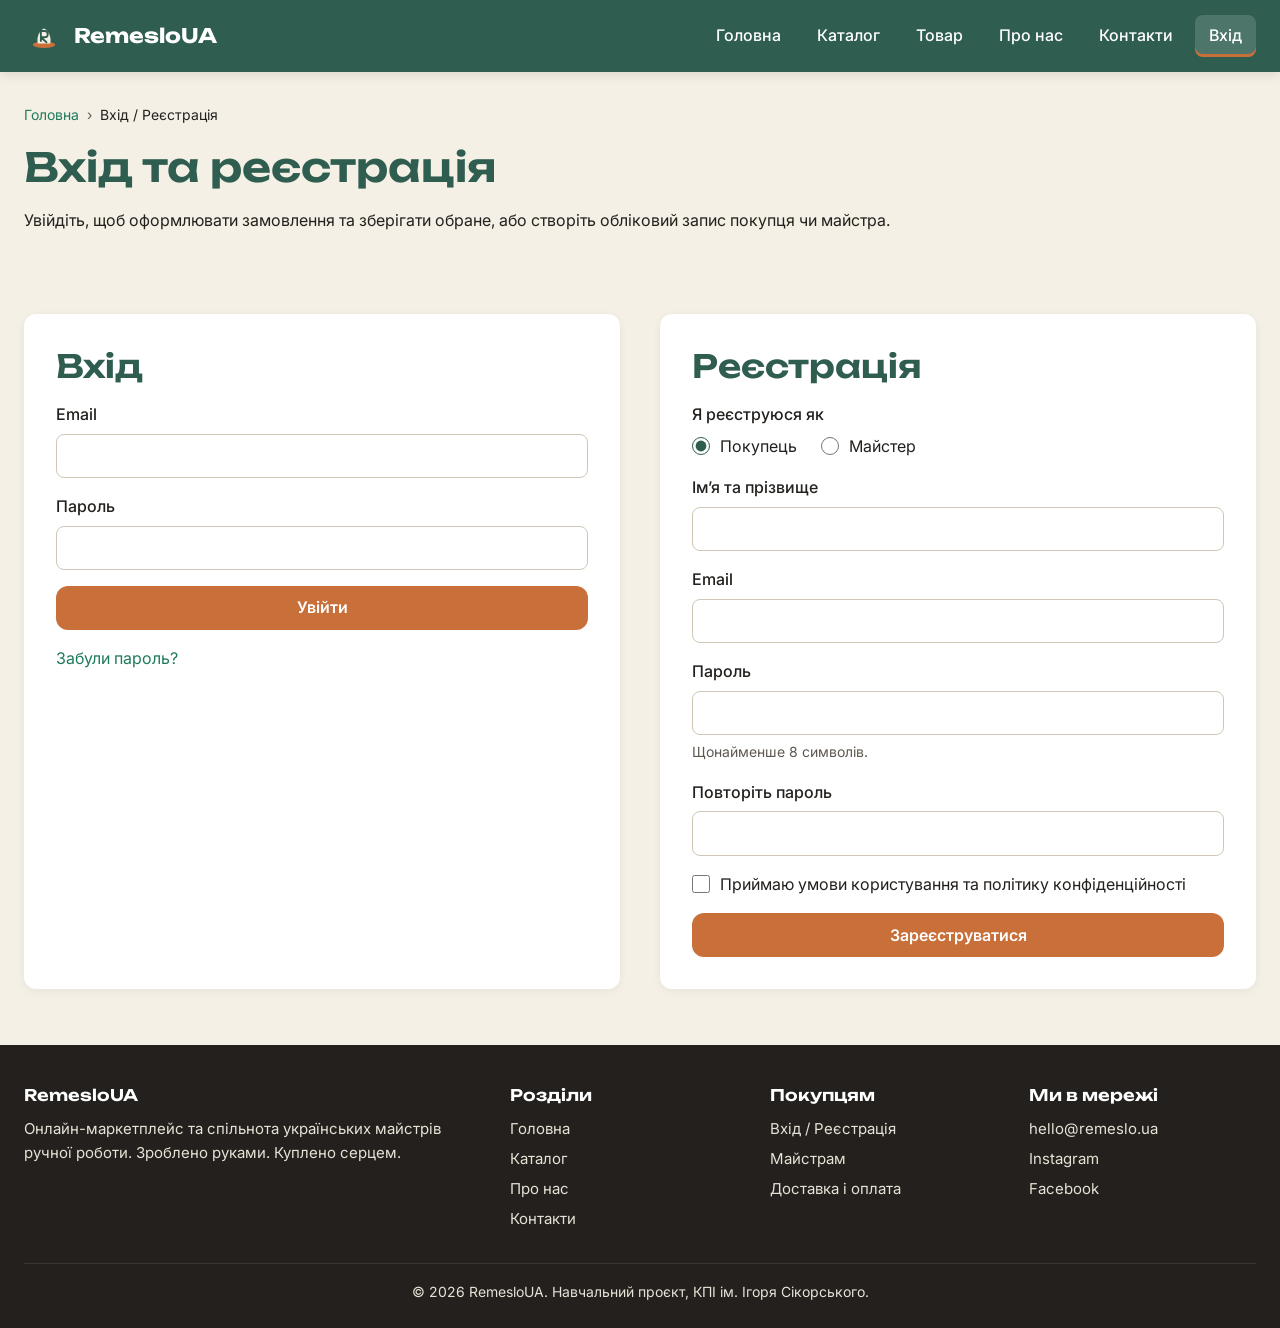
<file: login.html>
<!DOCTYPE html>
<html lang="uk">
<head>
  <meta charset="UTF-8">
  <meta name="viewport" content="width=device-width, initial-scale=1">
  <title>Вхід і реєстрація — RemesloUA</title>
  <meta name="description" content="Увійдіть або зареєструйтеся на RemesloUA як покупець чи майстер.">
  <link rel="icon" href="images/favicon.svg" type="image/svg+xml">
  <link rel="preconnect" href="https://fonts.googleapis.com">
  <link rel="preconnect" href="https://fonts.gstatic.com" crossorigin>
  <link rel="stylesheet" href="https://fonts.googleapis.com/css2?family=Caveat:wght@500&amp;family=Inter:wght@400;500;600;700&amp;family=Unbounded:wght@600;700&amp;display=swap">
  <link rel="stylesheet" href="css/style.css">
  <script src="js/main.js" defer></script>
</head>
<body>
  <a class="skip-link" href="#content">Перейти до основного вмісту</a>

  <header class="site-header">
    <div class="container">
      <a class="logo" href="index.html">
        <img src="images/logo.svg" alt="Логотип RemesloUA" width="40" height="40">
        RemesloUA
      </a>
      <button class="nav-toggle" type="button" aria-expanded="false" aria-controls="main-nav">
        <span class="burger-line" aria-hidden="true"></span>
        <span class="burger-line" aria-hidden="true"></span>
        <span class="burger-line" aria-hidden="true"></span>
        <span class="visually-hidden">Відкрити меню</span>
      </button>
      <nav class="main-nav" id="main-nav" aria-label="Головне меню">
        <ul>
          <li><a href="index.html">Головна</a></li>
          <li><a href="catalog.html">Каталог</a></li>
          <li><a href="product.html">Товар</a></li>
          <li><a href="about.html">Про нас</a></li>
          <li><a href="contacts.html">Контакти</a></li>
          <li><a href="login.html" aria-current="page">Вхід</a></li>
        </ul>
      </nav>
    </div>
  </header>

  <main id="content">
    <div class="container">
      <section class="page-title">
        <nav class="breadcrumbs" aria-label="Навігаційний ланцюжок">
          <ol>
            <li><a href="index.html">Головна</a></li>
            <li aria-current="page">Вхід / Реєстрація</li>
          </ol>
        </nav>
        <h1>Вхід та реєстрація</h1>
        <p>Увійдіть, щоб оформлювати замовлення та зберігати обране, або створіть обліковий запис покупця чи майстра.</p>
      </section>

      <div class="auth-layout section">
        <section class="auth-box" aria-labelledby="login-title">
          <h2 id="login-title">Вхід</h2>
          <form class="form" action="#" method="post" data-validate data-success="Вхід виконано (демо-режим)." novalidate>
            <div class="form-row">
              <label for="login-email">Email</label>
              <input type="email" id="login-email" name="email" autocomplete="username" required>
              <p class="form-error" id="login-email-error" aria-live="polite"></p>
            </div>
            <div class="form-row">
              <label for="login-password">Пароль</label>
              <input type="password" id="login-password" name="password" autocomplete="current-password" minlength="8" required>
              <p class="form-error" id="login-password-error" aria-live="polite"></p>
            </div>
            <button class="btn" type="submit">Увійти</button>
            <p><a href="contacts.html">Забули пароль?</a></p>
            <p class="form-status" aria-live="polite"></p>
          </form>
        </section>

        <section class="auth-box" aria-labelledby="register-title">
          <h2 id="register-title">Реєстрація</h2>
          <form class="form" action="#" method="post" data-validate data-success="Обліковий запис створено! Перевірте пошту для підтвердження." novalidate>
            <fieldset class="role-switch">
              <legend>Я реєструюся як</legend>
              <label class="checkbox"><input type="radio" name="role" value="buyer" checked> Покупець</label>
              <label class="checkbox"><input type="radio" name="role" value="seller"> Майстер</label>
            </fieldset>
            <div class="form-row">
              <label for="reg-name">Ім’я та прізвище</label>
              <input type="text" id="reg-name" name="name" autocomplete="name" minlength="2" required>
              <p class="form-error" id="reg-name-error" aria-live="polite"></p>
            </div>
            <div class="form-row">
              <label for="reg-email">Email</label>
              <input type="email" id="reg-email" name="email" autocomplete="email" required>
              <p class="form-error" id="reg-email-error" aria-live="polite"></p>
            </div>
            <div class="form-row">
              <label for="reg-password">Пароль</label>
              <input type="password" id="reg-password" name="password" autocomplete="new-password" minlength="8" required aria-describedby="reg-password-hint">
              <p class="form-hint" id="reg-password-hint">Щонайменше 8 символів.</p>
              <p class="form-error" id="reg-password-error" aria-live="polite"></p>
            </div>
            <div class="form-row">
              <label for="reg-password2">Повторіть пароль</label>
              <input type="password" id="reg-password2" name="password2" autocomplete="new-password" minlength="8" required data-match="reg-password">
              <p class="form-error" id="reg-password2-error" aria-live="polite"></p>
            </div>
            <label class="checkbox" for="reg-terms">
              <input type="checkbox" id="reg-terms" name="terms" required>
              Приймаю умови користування та політику конфіденційності
            </label>
            <p class="form-error" id="reg-terms-error" aria-live="polite"></p>
            <button class="btn" type="submit">Зареєструватися</button>
            <p class="form-status" aria-live="polite"></p>
          </form>
        </section>
      </div>
    </div>
  </main>

  <footer class="site-footer">
    <div class="container">
      <div class="footer-grid">
        <section>
          <h2>RemesloUA</h2>
          <p>Онлайн-маркетплейс та спільнота українських майстрів ручної роботи. Зроблено руками. Куплено серцем.</p>
        </section>
        <nav aria-label="Розділи сайту">
          <h2>Розділи</h2>
          <ul>
            <li><a href="index.html">Головна</a></li>
            <li><a href="catalog.html">Каталог</a></li>
            <li><a href="about.html">Про нас</a></li>
            <li><a href="contacts.html">Контакти</a></li>
          </ul>
        </nav>
        <section>
          <h2>Покупцям</h2>
          <ul>
            <li><a href="login.html">Вхід / Реєстрація</a></li>
            <li><a href="about.html#sellers">Майстрам</a></li>
            <li><a href="contacts.html#faq">Доставка і оплата</a></li>
          </ul>
        </section>
        <section>
          <h2>Ми в мережі</h2>
          <ul>
            <li><a href="mailto:hello@remeslo.ua">hello@remeslo.ua</a></li>
            <li><a href="https://www.instagram.com/" rel="noopener">Instagram</a></li>
            <li><a href="https://www.facebook.com/" rel="noopener">Facebook</a></li>
          </ul>
        </section>
      </div>
      <p class="copyright"><small>&copy; 2026 RemesloUA. Навчальний проєкт, КПІ ім. Ігоря Сікорського.</small></p>
    </div>
  </footer>
</body>
</html>
</file>
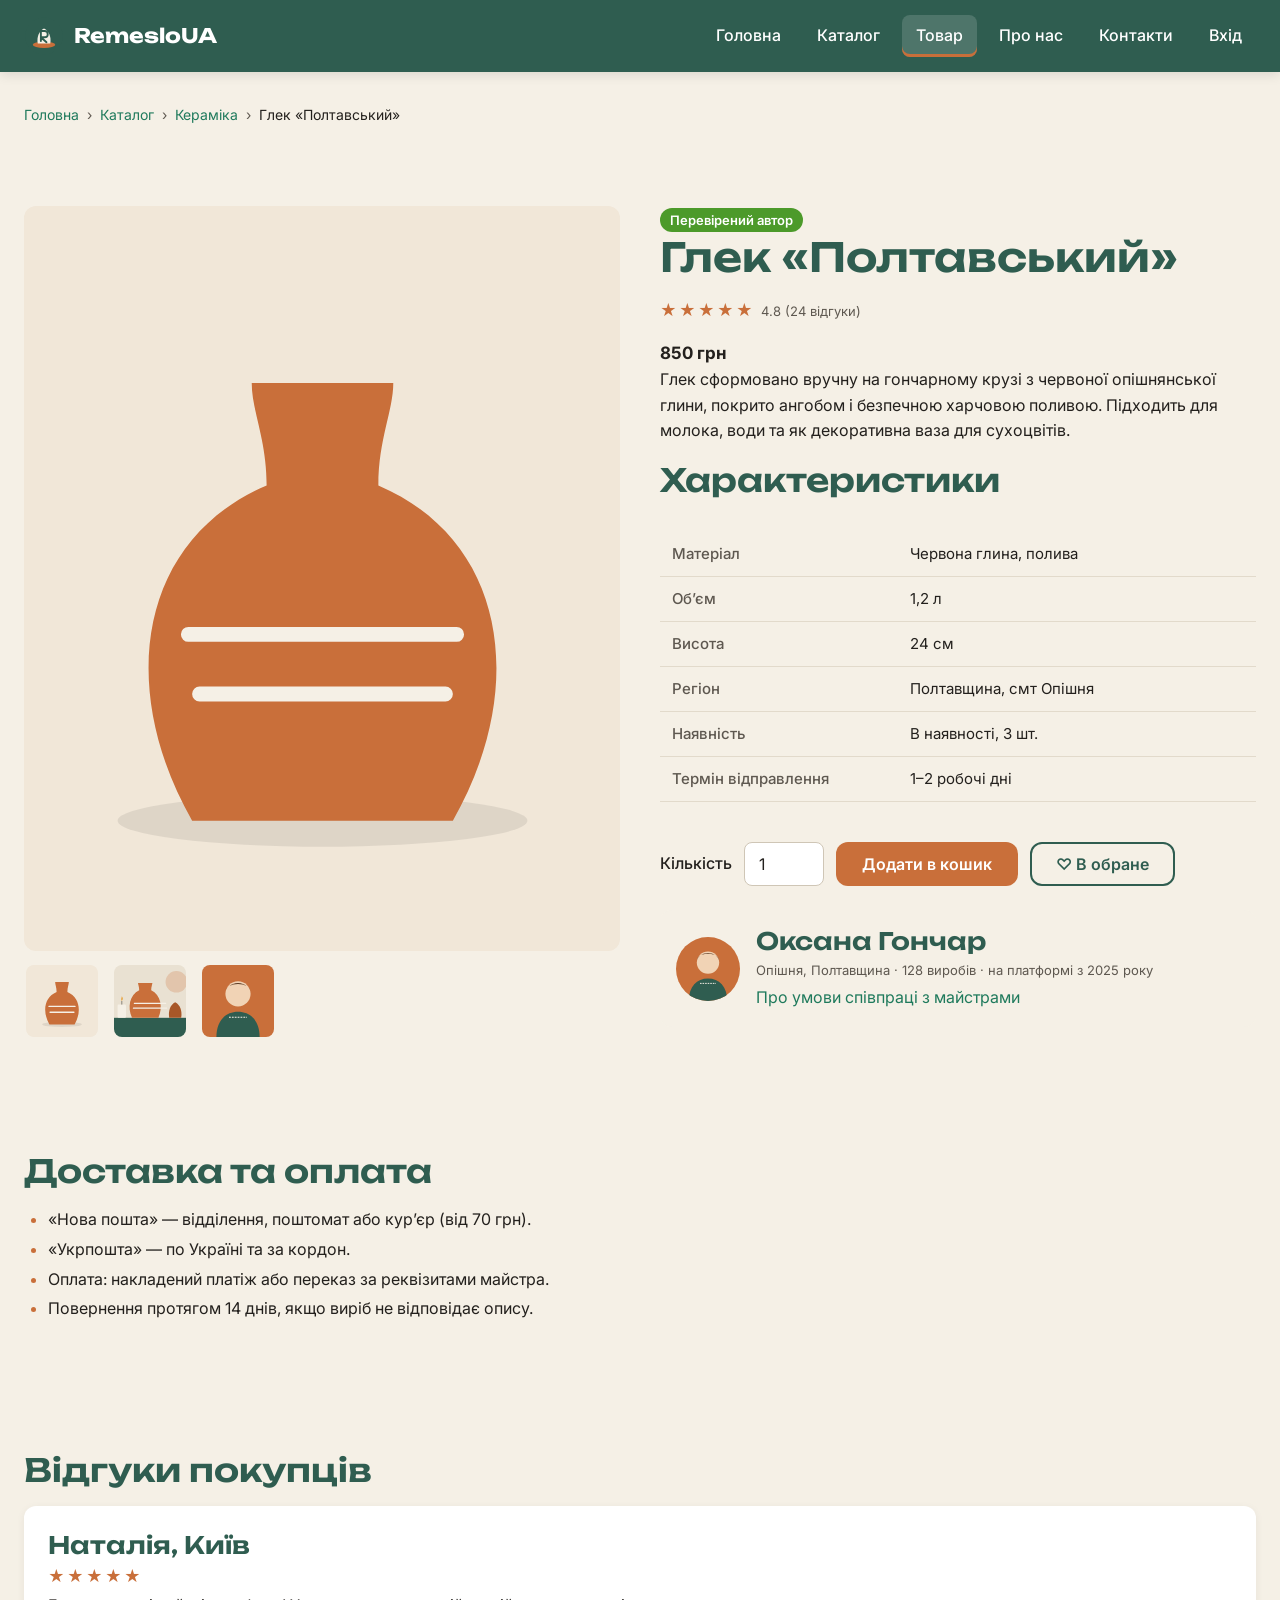
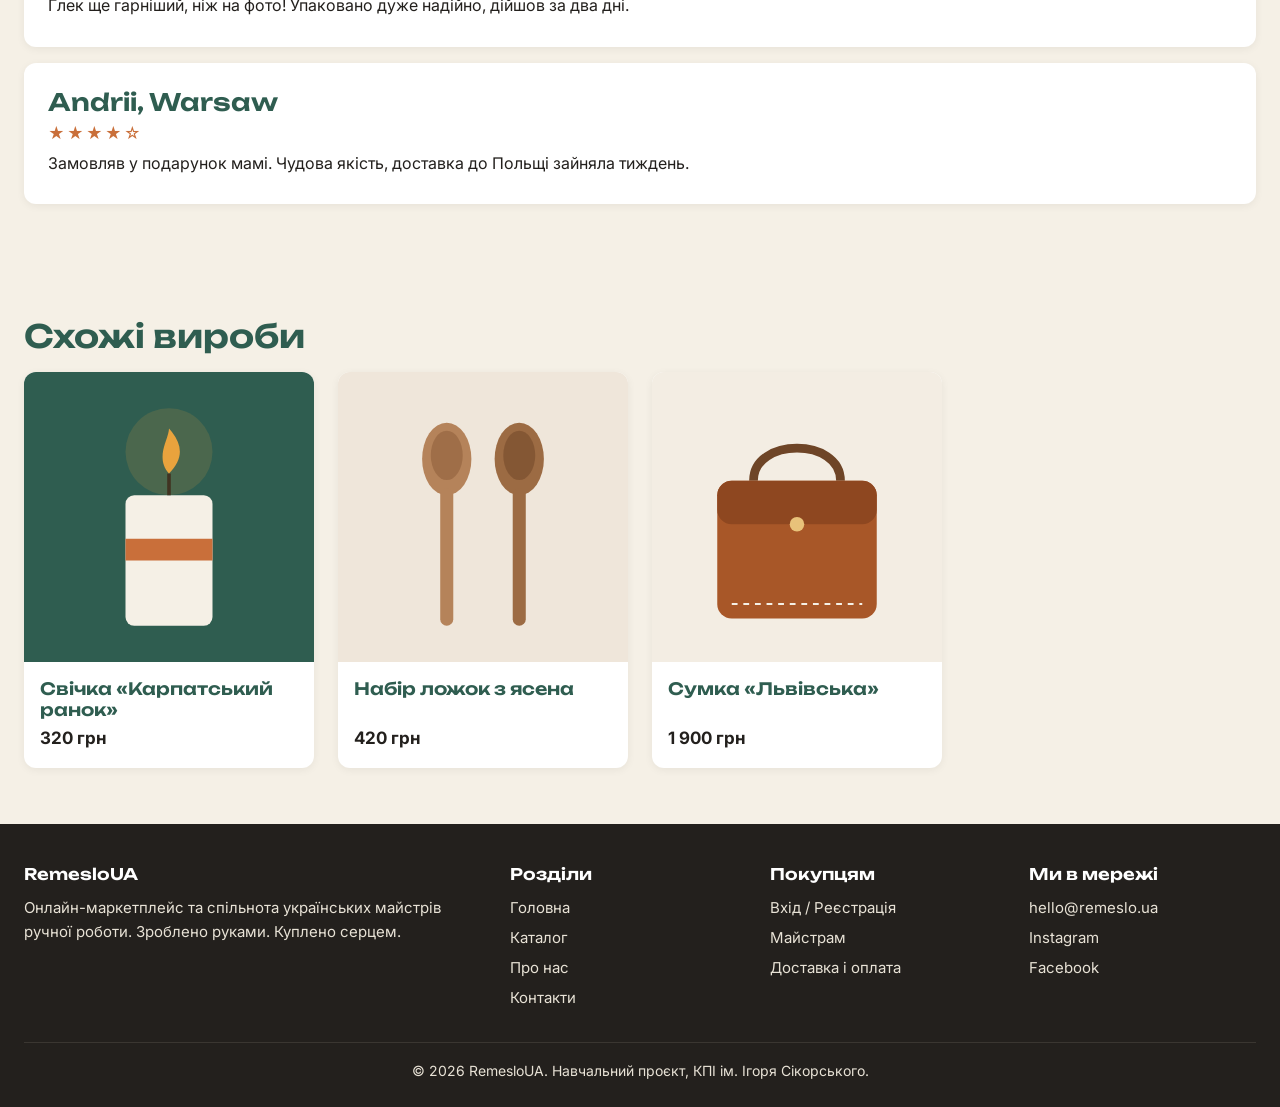
<file: product.html>
<!DOCTYPE html>
<html lang="uk">
<head>
  <meta charset="UTF-8">
  <meta name="viewport" content="width=device-width, initial-scale=1">
  <title>Глек «Полтавський» — RemesloUA</title>
  <meta name="description" content="Керамічний глек ручної роботи з опішнянської глини від майстрині Оксани Гончар.">
  <link rel="icon" href="images/favicon.svg" type="image/svg+xml">
  <link rel="preconnect" href="https://fonts.googleapis.com">
  <link rel="preconnect" href="https://fonts.gstatic.com" crossorigin>
  <link rel="stylesheet" href="https://fonts.googleapis.com/css2?family=Caveat:wght@500&amp;family=Inter:wght@400;500;600;700&amp;family=Unbounded:wght@600;700&amp;display=swap">
  <link rel="stylesheet" href="css/style.css">
  <script src="js/main.js" defer></script>
</head>
<body>
  <a class="skip-link" href="#content">Перейти до основного вмісту</a>

  <header class="site-header">
    <div class="container">
      <a class="logo" href="index.html">
        <img src="images/logo.svg" alt="Логотип RemesloUA" width="40" height="40">
        RemesloUA
      </a>
      <button class="nav-toggle" type="button" aria-expanded="false" aria-controls="main-nav">
        <span class="burger-line" aria-hidden="true"></span>
        <span class="burger-line" aria-hidden="true"></span>
        <span class="burger-line" aria-hidden="true"></span>
        <span class="visually-hidden">Відкрити меню</span>
      </button>
      <nav class="main-nav" id="main-nav" aria-label="Головне меню">
        <ul>
          <li><a href="index.html">Головна</a></li>
          <li><a href="catalog.html">Каталог</a></li>
          <li><a href="product.html" aria-current="page">Товар</a></li>
          <li><a href="about.html">Про нас</a></li>
          <li><a href="contacts.html">Контакти</a></li>
          <li><a href="login.html">Вхід</a></li>
        </ul>
      </nav>
    </div>
  </header>

  <main id="content">
    <div class="container">
      <div class="page-title">
        <nav class="breadcrumbs" aria-label="Навігаційний ланцюжок">
          <ol>
            <li><a href="index.html">Головна</a></li>
            <li><a href="catalog.html">Каталог</a></li>
            <li><a href="catalog.html#ceramics">Кераміка</a></li>
            <li aria-current="page">Глек «Полтавський»</li>
          </ol>
        </nav>
      </div>

      <article class="product section" aria-labelledby="product-title">
        <div class="gallery">
          <img class="gallery-main" src="images/vase.svg" alt="Теракотовий керамічний глек з білими смугами — основне фото" width="400" height="500">
          <div class="gallery-thumbs">
            <button type="button" aria-label="Показати фото 1"><img src="images/vase.svg" alt="Глек «Полтавський», вигляд спереду" width="80" height="80"></button>
            <button type="button" aria-label="Показати фото 2"><img src="images/hero.svg" alt="Глек «Полтавський» в інтер’єрі поруч зі свічкою" width="80" height="60"></button>
            <button type="button" aria-label="Показати фото 3"><img src="images/master.svg" alt="Майстриня Оксана Гончар за роботою" width="80" height="80"></button>
          </div>
        </div>

        <div>
          <span class="badge badge-verified">Перевірений автор</span>
          <h1 id="product-title">Глек «Полтавський»</h1>
          <p class="rating"><span role="img" aria-label="Рейтинг 4.8 з 5">★★★★★</span> <span class="card-meta">4.8 (24 відгуки)</span></p>
          <p class="price">850 грн</p>
          <p>Глек сформовано вручну на гончарному крузі з червоної опішнянської глини, покрито ангобом і безпечною харчовою поливою. Підходить для молока, води та як декоративна ваза для сухоцвітів.</p>

          <h2>Характеристики</h2>
          <div class="table-wrap">
          <table class="specs">
            <caption class="visually-hidden">Характеристики товару</caption>
            <tbody>
              <tr><th scope="row">Матеріал</th><td>Червона глина, полива</td></tr>
              <tr><th scope="row">Об’єм</th><td>1,2 л</td></tr>
              <tr><th scope="row">Висота</th><td>24 см</td></tr>
              <tr><th scope="row">Регіон</th><td>Полтавщина, смт Опішня</td></tr>
              <tr><th scope="row">Наявність</th><td>В наявності, 3 шт.</td></tr>
              <tr><th scope="row">Термін відправлення</th><td>1–2 робочі дні</td></tr>
            </tbody>
          </table>
          </div>

          <form class="product-actions" action="#" method="post" data-validate data-success="Товар додано до кошика!" novalidate>
            <label for="qty">Кількість</label>
            <input type="number" id="qty" name="qty" value="1" min="1" max="3" required>
            <button class="btn" type="submit">Додати в кошик</button>
            <a class="btn btn-outline" href="login.html">♡ В обране</a>
            <p class="form-error" id="qty-error" aria-live="polite"></p>
            <p class="form-status" aria-live="polite"></p>
          </form>

          <div class="master-card">
            <img src="images/master.svg" alt="Аватар майстрині Оксани Гончар" width="72" height="72" loading="lazy">
            <div>
              <h3>Оксана Гончар</h3>
              <p class="card-meta">Опішня, Полтавщина · 128 виробів · на платформі з 2025 року</p>
              <a href="about.html#sellers">Про умови співпраці з майстрами</a>
            </div>
          </div>
        </div>
      </article>

      <section class="section" aria-labelledby="delivery-title">
        <h2 id="delivery-title">Доставка та оплата</h2>
        <ul>
          <li>«Нова пошта» — відділення, поштомат або кур’єр (від 70 грн).</li>
          <li>«Укрпошта» — по Україні та за кордон.</li>
          <li>Оплата: накладений платіж або переказ за реквізитами майстра.</li>
          <li>Повернення протягом 14 днів, якщо виріб не відповідає опису.</li>
        </ul>
      </section>

      <section class="section" aria-labelledby="reviews-title">
        <h2 id="reviews-title">Відгуки покупців</h2>
        <ul class="reviews">
          <li class="review">
            <h3>Наталія, Київ</h3>
            <p class="rating"><span role="img" aria-label="Оцінка 5 з 5">★★★★★</span></p>
            <p>Глек ще гарніший, ніж на фото! Упаковано дуже надійно, дійшов за два дні.</p>
          </li>
          <li class="review">
            <h3>Andrii, Warsaw</h3>
            <p class="rating"><span role="img" aria-label="Оцінка 4 з 5">★★★★☆</span></p>
            <p>Замовляв у подарунок мамі. Чудова якість, доставка до Польщі зайняла тиждень.</p>
          </li>
        </ul>
      </section>

      <section class="section" aria-labelledby="similar-title">
        <h2 id="similar-title">Схожі вироби</h2>
        <ul class="grid">
          <li class="card">
            <img src="images/candle.svg" alt="Соєва свічка з теракотовою смугою" width="400" height="400" loading="lazy">
            <div class="card-body">
              <h3><a href="product.html">Свічка «Карпатський ранок»</a></h3>
              <p class="price">320 грн</p>
            </div>
          </li>
          <li class="card">
            <img src="images/spoons.svg" alt="Дві дерев’яні ложки ручного різьблення" width="400" height="400" loading="lazy">
            <div class="card-body">
              <h3><a href="product.html">Набір ложок з ясена</a></h3>
              <p class="price">420 грн</p>
            </div>
          </li>
          <li class="card">
            <img src="images/bag.svg" alt="Коричнева шкіряна сумка" width="400" height="400" loading="lazy">
            <div class="card-body">
              <h3><a href="product.html">Сумка «Львівська»</a></h3>
              <p class="price">1 900 грн</p>
            </div>
          </li>
        </ul>
      </section>
    </div>
  </main>

  <footer class="site-footer">
    <div class="container">
      <div class="footer-grid">
        <section>
          <h2>RemesloUA</h2>
          <p>Онлайн-маркетплейс та спільнота українських майстрів ручної роботи. Зроблено руками. Куплено серцем.</p>
        </section>
        <nav aria-label="Розділи сайту">
          <h2>Розділи</h2>
          <ul>
            <li><a href="index.html">Головна</a></li>
            <li><a href="catalog.html">Каталог</a></li>
            <li><a href="about.html">Про нас</a></li>
            <li><a href="contacts.html">Контакти</a></li>
          </ul>
        </nav>
        <section>
          <h2>Покупцям</h2>
          <ul>
            <li><a href="login.html">Вхід / Реєстрація</a></li>
            <li><a href="about.html#sellers">Майстрам</a></li>
            <li><a href="contacts.html#faq">Доставка і оплата</a></li>
          </ul>
        </section>
        <section>
          <h2>Ми в мережі</h2>
          <ul>
            <li><a href="mailto:hello@remeslo.ua">hello@remeslo.ua</a></li>
            <li><a href="https://www.instagram.com/" rel="noopener">Instagram</a></li>
            <li><a href="https://www.facebook.com/" rel="noopener">Facebook</a></li>
          </ul>
        </section>
      </div>
      <p class="copyright"><small>&copy; 2026 RemesloUA. Навчальний проєкт, КПІ ім. Ігоря Сікорського.</small></p>
    </div>
  </footer>
</body>
</html>
</file>
<file: css/style.css>
/* ==========================================================================
   RemesloUA — головний файл стилів.
   Підключається на всіх сторінках і збирає модулі через @import.
   Порядок важливий: від загального до конкретного, медіазапити — останні.
   ========================================================================== */

@import url("base.css");        /* змінні брендбуку, скидання, типографіка, таблиці */
@import url("layout.css");      /* каркас: шапка, меню, сітки сторінок, підвал */
@import url("components.css");  /* кнопки, картки, бейджі, галерея, відгуки */
@import url("forms.css");       /* поля форм і стани валідації */
@import url("responsive.css");  /* медіазапити для планшета й десктопа */
</file>
